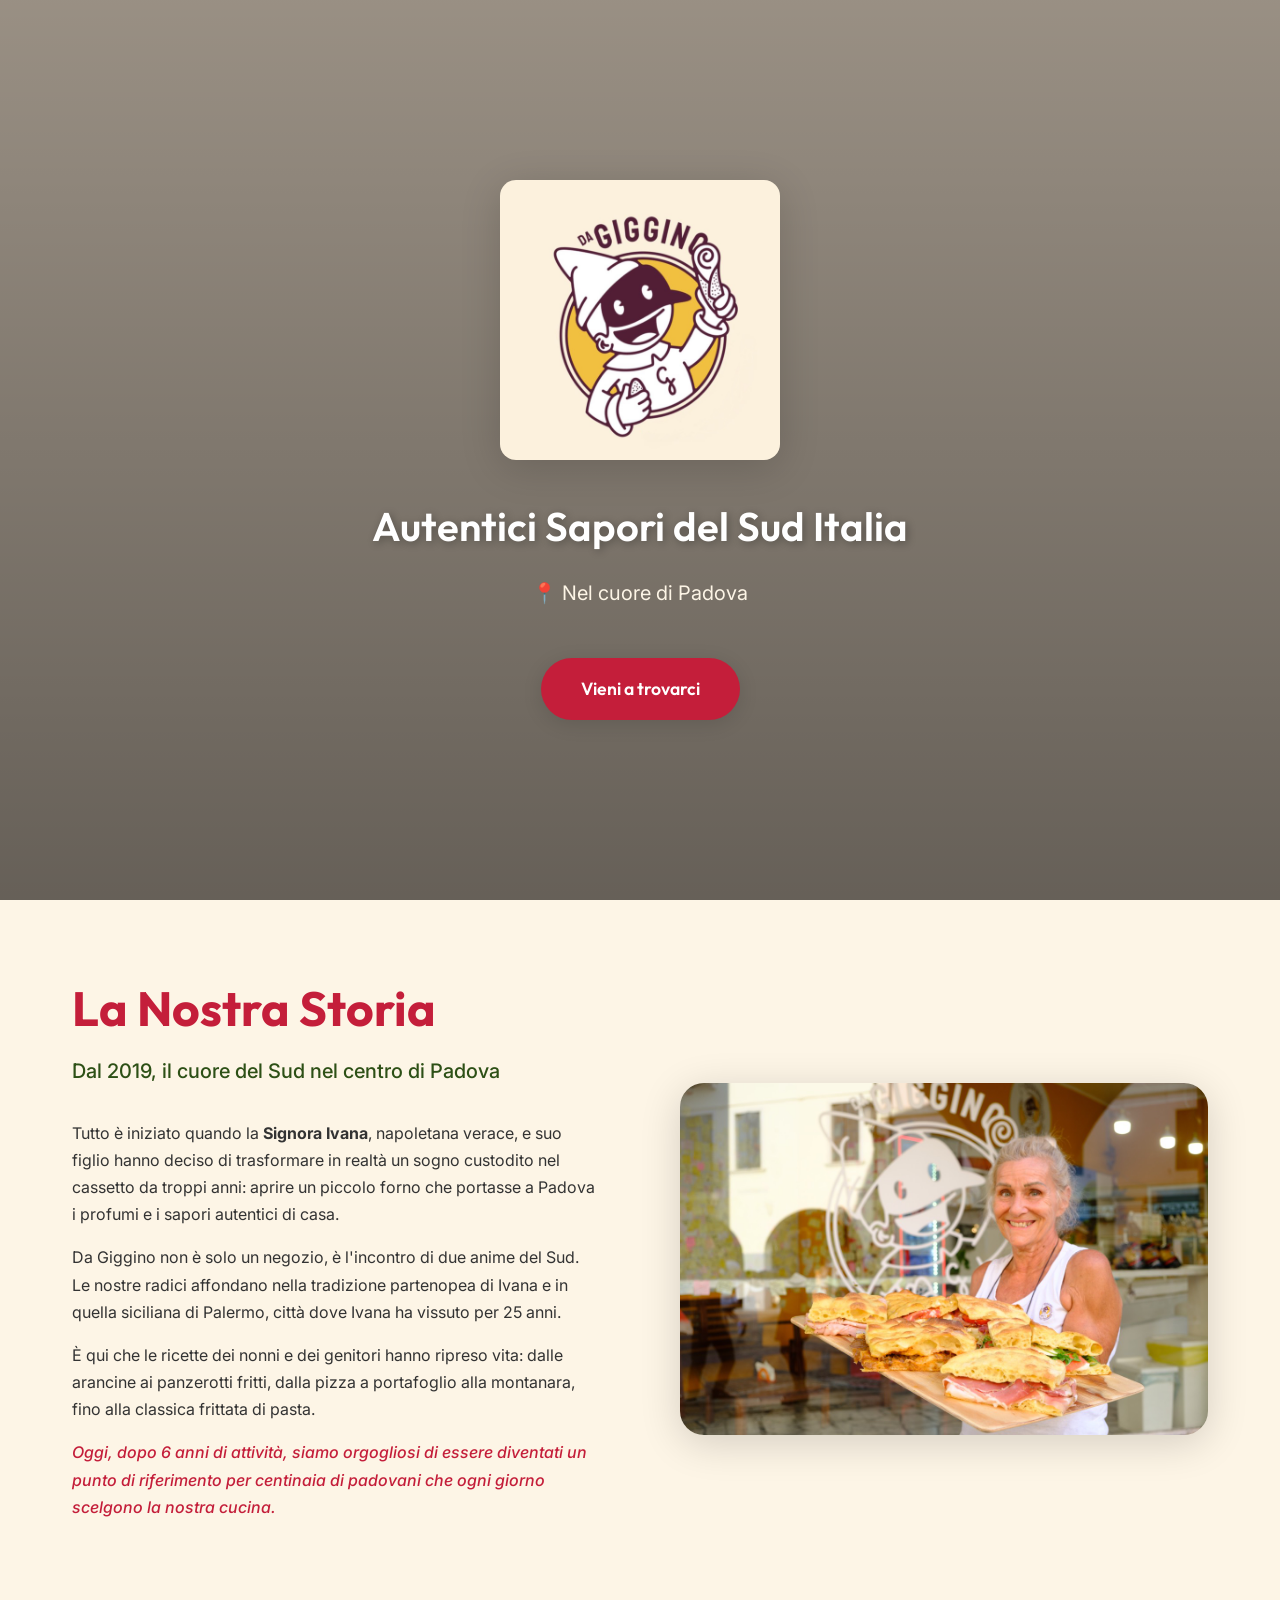
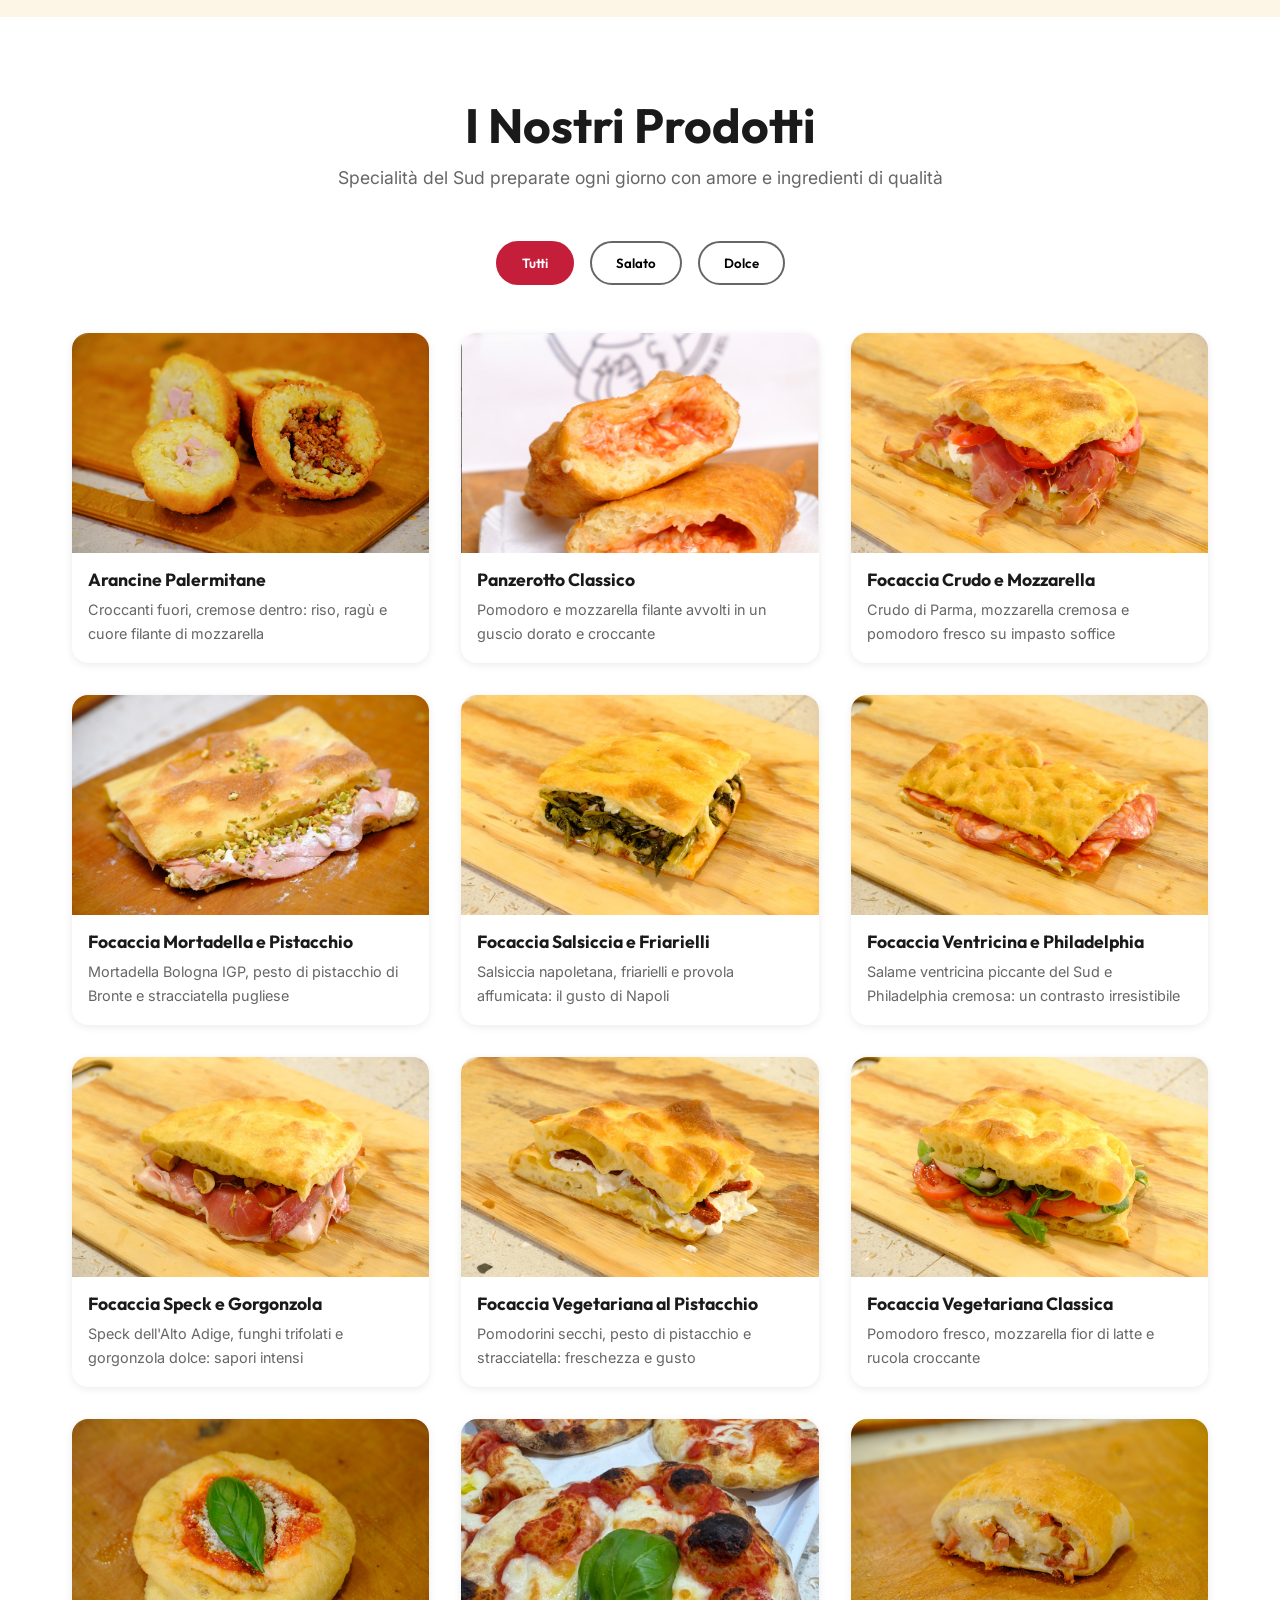
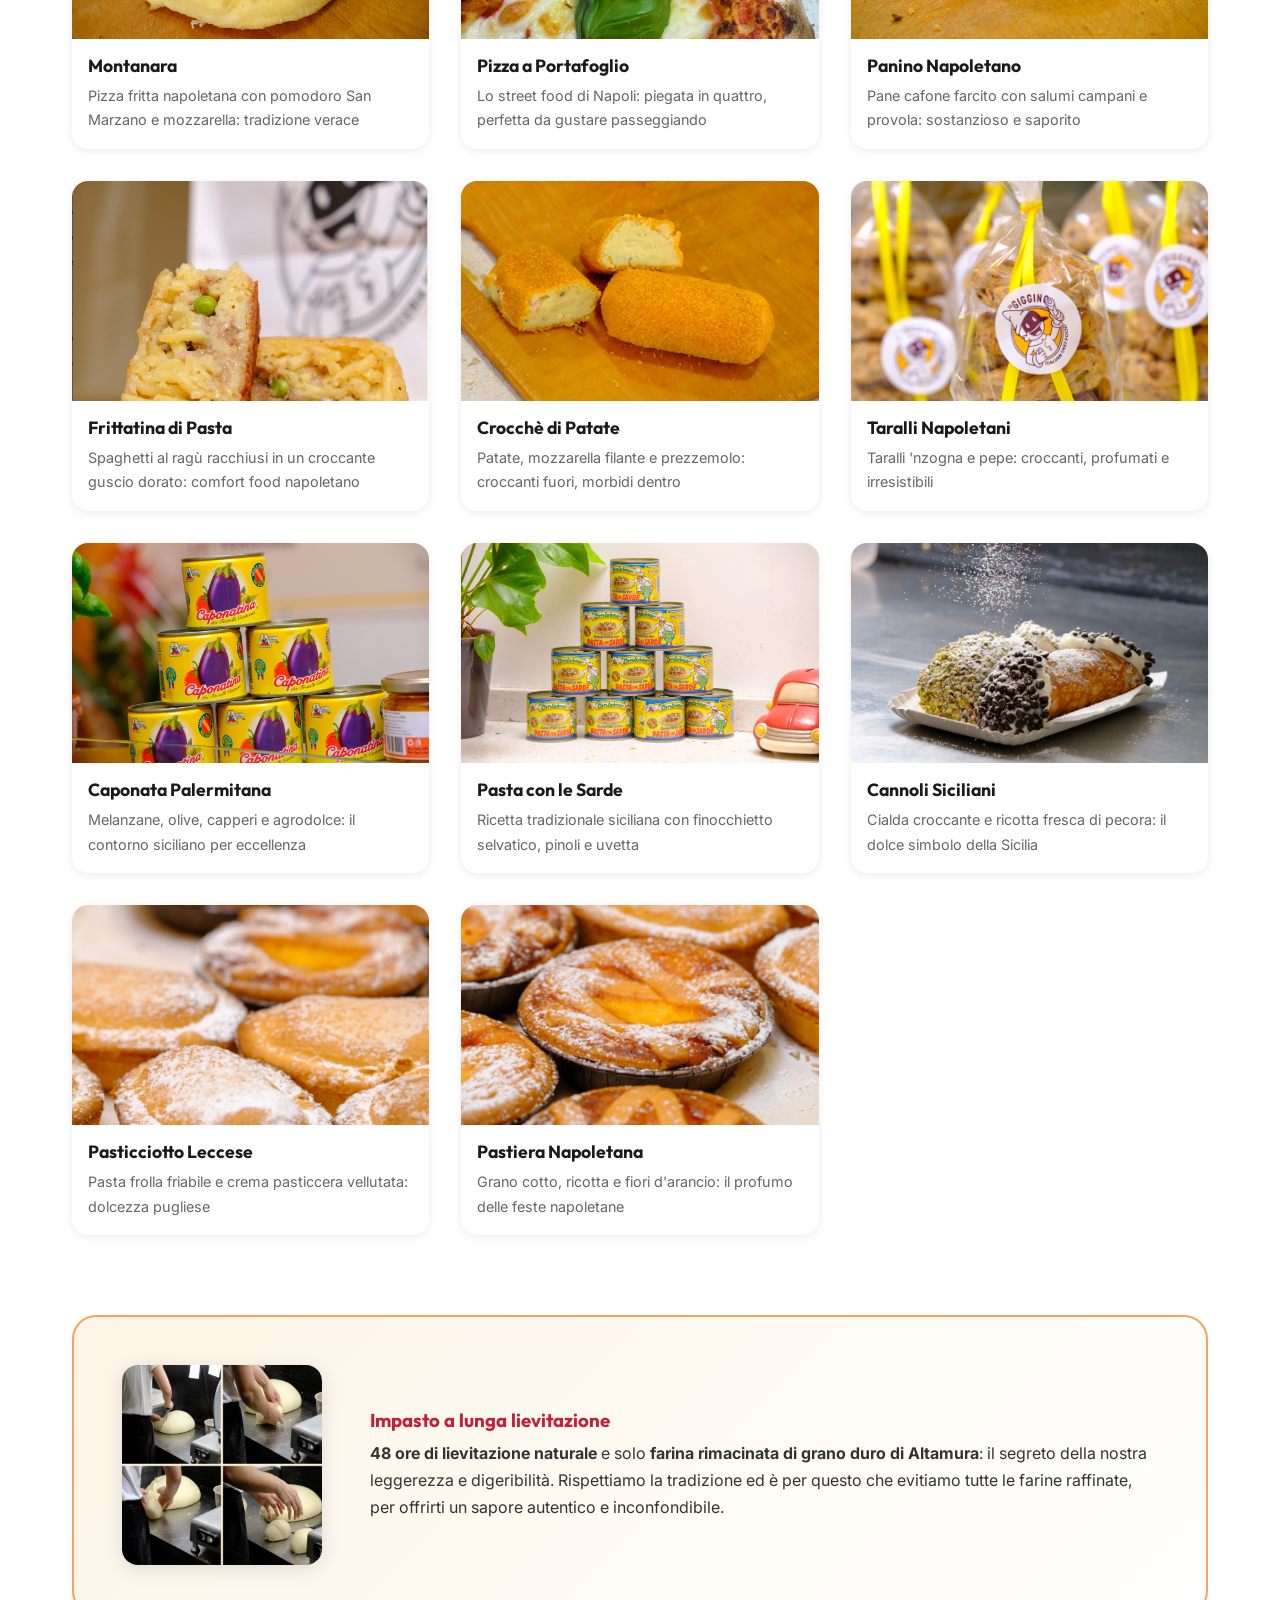
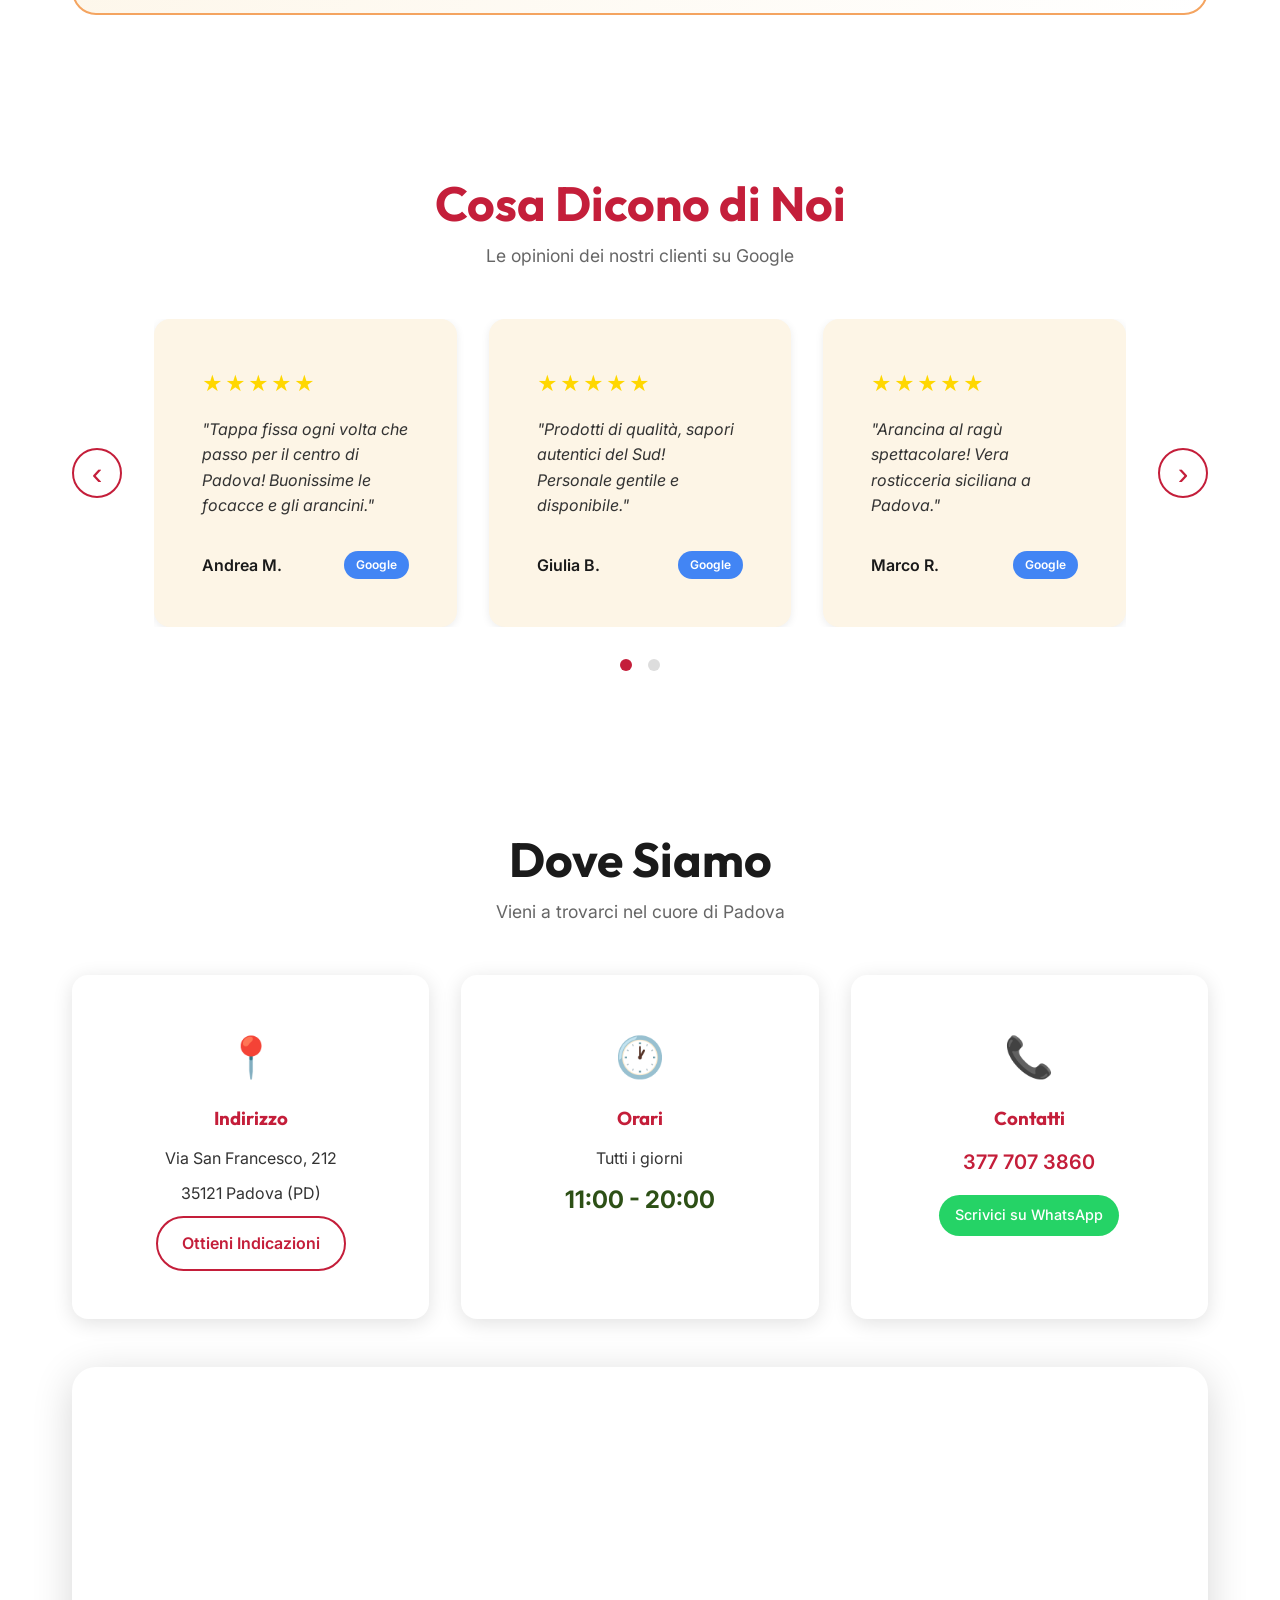
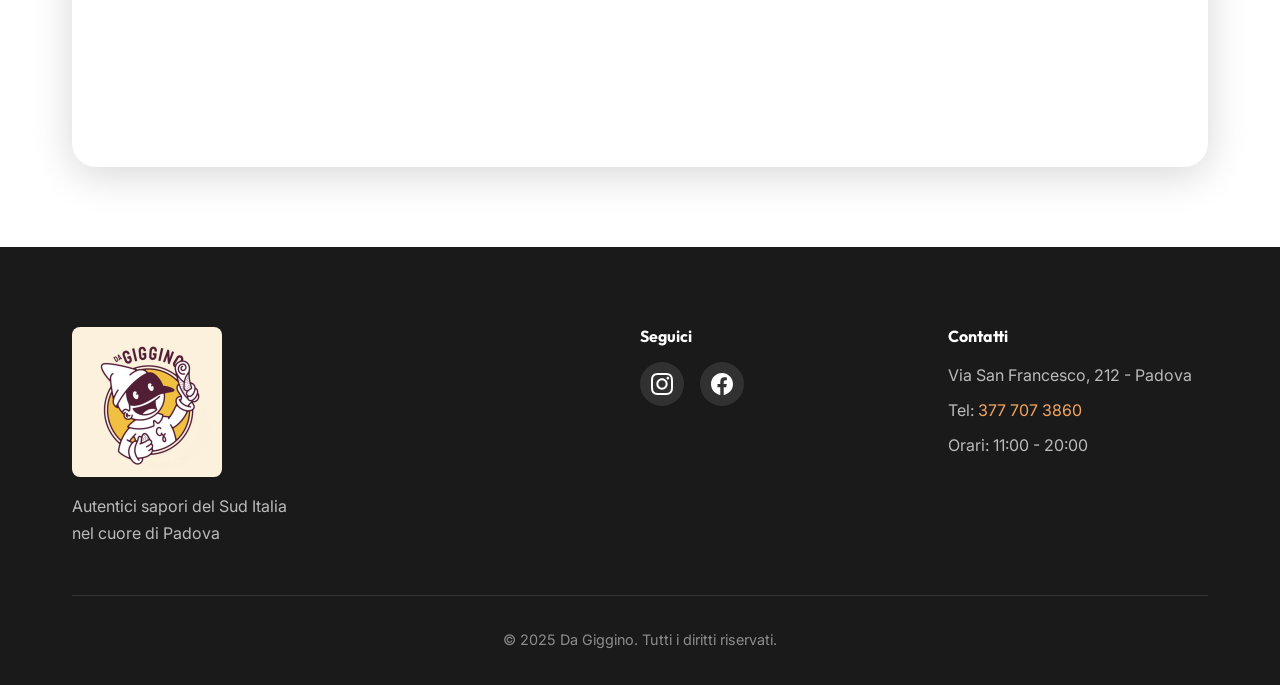
<file: index.html>
<!DOCTYPE html>
<html lang="it">

<head>
    <!-- Google tag (gtag.js) -->
    <script async src="https://www.googletagmanager.com/gtag/js?id=G-4QTFVHY05W"></script>
    <script>
        window.dataLayer = window.dataLayer || [];
        function gtag() { dataLayer.push(arguments); }
        gtag('js', new Date());
        gtag('config', 'G-4QTFVHY05W');
    </script>

    <meta charset="UTF-8">
    <meta name="viewport" content="width=device-width, initial-scale=1.0">
    <meta name="description"
        content="Da Giggino - Autentici sapori del Sud Italia nel cuore di Padova. Arancine, focacce, panzerotti, pizza napoletana e dolci siciliani. Via San Francesco 212, Padova.">
    <meta name="keywords"
        content="Da Giggino, Padova, cibo napoletano, cibo siciliano, arancine, focacce, panzerotti, pizza portafoglio, street food italiano">
    <meta name="author" content="Da Giggino">

    <!-- Open Graph -->
    <meta property="og:title" content="Da Giggino - Sapori del Sud a Padova">
    <meta property="og:description"
        content="Autentici sapori del Sud Italia nel cuore di Padova. Arancine, focacce, panzerotti e dolci siciliani.">
    <meta property="og:image" content="DA GIGGINO LOGO.jpg">
    <meta property="og:url" content="https://www.dagiggino.com">
    <meta property="og:type" content="restaurant">

    <title>Da Giggino - Sapori del Sud a Padova | Arancine, Focacce, Pizza Napoletana</title>

    <link rel="preconnect" href="https://fonts.googleapis.com">
    <link rel="preconnect" href="https://fonts.gstatic.com" crossorigin>
    <link
        href="https://fonts.googleapis.com/css2?family=Inter:wght@400;500;600&family=Outfit:wght@500;600;700;800&display=swap"
        rel="stylesheet">

    <link rel="stylesheet" href="styles.css">

    <!-- Schema.org LocalBusiness -->
    <script type="application/ld+json">
    {
        "@context": "https://schema.org",
        "@type": "Restaurant",
        "name": "Da Giggino",
        "image": "https://www.dagiggino.com/DA GIGGINO LOGO.jpg",
        "url": "https://www.dagiggino.com",
        "telephone": "+393777073860",
        "address": {
            "@type": "PostalAddress",
            "streetAddress": "Via San Francesco, 212",
            "addressLocality": "Padova",
            "addressRegion": "PD",
            "postalCode": "35121",
            "addressCountry": "IT"
        },
        "geo": {
            "@type": "GeoCoordinates",
            "latitude": 45.4064,
            "longitude": 11.8768
        },
        "openingHoursSpecification": {
            "@type": "OpeningHoursSpecification",
            "dayOfWeek": ["Monday", "Tuesday", "Wednesday", "Thursday", "Friday", "Saturday", "Sunday"],
            "opens": "11:00",
            "closes": "20:00"
        },
        "servesCuisine": ["Italian", "Neapolitan", "Sicilian"],
        "priceRange": "€",
        "sameAs": [
            "https://www.instagram.com/dagiggino/",
            "https://www.facebook.com/dagigginopadova/"
        ]
    }
    </script>
</head>

<body>
    <!-- Hero Section -->
    <header class="hero" id="home">
        <div class="hero-overlay"></div>
        <div class="hero-content">
            <img src="DA GIGGINO LOGO.jpg" alt="Da Giggino Logo" class="hero-logo">
            <p class="hero-tagline">Autentici Sapori del Sud Italia</p>
            <p class="hero-location">📍 Nel cuore di Padova</p>
            <a href="#dove-siamo" class="btn-primary">Vieni a trovarci</a>
        </div>
    </header>

    <!-- Navigation -->
    <nav class="navbar" id="navbar">
        <div class="nav-container">
            <a href="#home" class="nav-logo">Da Giggino</a>
            <ul class="nav-menu">
                <li><a href="#chi-siamo">Chi Siamo</a></li>
                <li><a href="#prodotti">I Nostri Prodotti</a></li>
                <li><a href="#dove-siamo">Dove Siamo</a></li>
            </ul>
            <button class="nav-toggle" aria-label="Toggle menu">
                <span></span>
                <span></span>
                <span></span>
            </button>
        </div>
    </nav>

    <!-- Chi Siamo Section -->
    <section class="chi-siamo" id="chi-siamo">
        <div class="container">
            <div class="chi-siamo-content">
                <div class="chi-siamo-text">
                    <h2>La Nostra Storia</h2>
                    <p class="lead">Dal 2019, il cuore del Sud nel centro di Padova</p>
                    <p>Tutto è iniziato quando la <strong>Signora Ivana</strong>, napoletana verace, e suo figlio hanno
                        deciso di trasformare in realtà un sogno custodito nel cassetto da troppi anni: aprire un
                        piccolo forno che portasse a Padova i profumi e i sapori autentici di casa.</p>
                    <p>Da Giggino non è solo un negozio, è l'incontro di due anime del Sud. Le nostre radici affondano
                        nella tradizione partenopea di Ivana e in quella siciliana di Palermo, città dove Ivana ha
                        vissuto per 25 anni.</p>
                    <p>È qui che le ricette dei nonni e dei genitori hanno ripreso vita: dalle arancine ai panzerotti
                        fritti, dalla pizza a portafoglio alla montanara, fino alla classica frittata di pasta.</p>
                    <p class="highlight">Oggi, dopo 6 anni di attività, siamo orgogliosi di essere diventati un punto di
                        riferimento per centinaia di padovani che ogni giorno scelgono la nostra cucina.</p>
                </div>
                <div class="chi-siamo-image">
                    <img src="Signora Ivana proprietaria.jpg" alt="Signora Ivana con le specialità di Da Giggino">
                </div>
            </div>
        </div>
    </section>

    <!-- Prodotti Section -->
    <section class="prodotti" id="prodotti">
        <div class="container">
            <h2>I Nostri Prodotti</h2>
            <p class="section-subtitle">Specialità del Sud preparate ogni giorno con amore e ingredienti di qualità</p>

            <div class="prodotti-categories">
                <button class="category-btn active" data-category="all">Tutti</button>
                <button class="category-btn" data-category="salato">Salato</button>
                <button class="category-btn" data-category="dolce">Dolce</button>
            </div>

            <div class="prodotti-grid">
                <!-- Salati -->
                <div class="prodotto-card" data-category="salato">
                    <div class="prodotto-image">
                        <img src="Arancine palermitane.jpg" alt="Arancine Palermitane" loading="lazy">
                    </div>
                    <h3>Arancine Palermitane</h3>
                    <p>Croccanti fuori, cremose dentro: riso, ragù e cuore filante di mozzarella</p>
                </div>

                <div class="prodotto-card" data-category="salato">
                    <div class="prodotto-image">
                        <img src="Panzerotto classico pomodoro e mozzarella.jpg" alt="Panzerotto Classico"
                            loading="lazy">
                    </div>
                    <h3>Panzerotto Classico</h3>
                    <p>Pomodoro e mozzarella filante avvolti in un guscio dorato e croccante</p>
                </div>

                <div class="prodotto-card" data-category="salato">
                    <div class="prodotto-image">
                        <img src="Focaccia crudo mozzarella e pomodoro.jpg" alt="Focaccia Crudo Mozzarella e Pomodoro"
                            loading="lazy">
                    </div>
                    <h3>Focaccia Crudo e Mozzarella</h3>
                    <p>Crudo di Parma, mozzarella cremosa e pomodoro fresco su impasto soffice</p>
                </div>

                <div class="prodotto-card" data-category="salato">
                    <div class="prodotto-image">
                        <img src="Focaccia mortadella pesto di pistacchio e stracciatella.jpg"
                            alt="Focaccia Mortadella Pistacchio e Stracciatella" loading="lazy">
                    </div>
                    <h3>Focaccia Mortadella e Pistacchio</h3>
                    <p>Mortadella Bologna IGP, pesto di pistacchio di Bronte e stracciatella pugliese</p>
                </div>

                <div class="prodotto-card" data-category="salato">
                    <div class="prodotto-image">
                        <img src="Focaccia salsiccia friarelli e provola.jpg"
                            alt="Focaccia Salsiccia Friarielli e Provola" loading="lazy">
                    </div>
                    <h3>Focaccia Salsiccia e Friarielli</h3>
                    <p>Salsiccia napoletana, friarielli e provola affumicata: il gusto di Napoli</p>
                </div>

                <div class="prodotto-card" data-category="salato">
                    <div class="prodotto-image">
                        <img src="Focaccia salame ventricina e philadelphia.jpg"
                            alt="Focaccia Salame Ventricina e Philadelphia" loading="lazy">
                    </div>
                    <h3>Focaccia Ventricina e Philadelphia</h3>
                    <p>Salame ventricina piccante del Sud e Philadelphia cremosa: un contrasto irresistibile</p>
                </div>

                <div class="prodotto-card" data-category="salato">
                    <div class="prodotto-image">
                        <img src="Focaccia speck funghi e gorgonzola.jpg" alt="Focaccia Speck Funghi e Gorgonzola"
                            loading="lazy">
                    </div>
                    <h3>Focaccia Speck e Gorgonzola</h3>
                    <p>Speck dell'Alto Adige, funghi trifolati e gorgonzola dolce: sapori intensi</p>
                </div>

                <div class="prodotto-card" data-category="salato">
                    <div class="prodotto-image">
                        <img src="Focaccia Vegetariana - Pomodorini secchi pesto di pistacchio e stracciatella.jpg"
                            alt="Focaccia Vegetariana Pistacchio" loading="lazy">
                    </div>
                    <h3>Focaccia Vegetariana al Pistacchio</h3>
                    <p>Pomodorini secchi, pesto di pistacchio e stracciatella: freschezza e gusto</p>
                </div>

                <div class="prodotto-card" data-category="salato">
                    <div class="prodotto-image">
                        <img src="Focaccia Vegetariana - Pomodoro mozzarella e rucola.jpg"
                            alt="Focaccia Vegetariana Classica" loading="lazy">
                    </div>
                    <h3>Focaccia Vegetariana Classica</h3>
                    <p>Pomodoro fresco, mozzarella fior di latte e rucola croccante</p>
                </div>

                <div class="prodotto-card" data-category="salato">
                    <div class="prodotto-image">
                        <img src="Montanara.jpg" alt="Montanara Napoletana" loading="lazy">
                    </div>
                    <h3>Montanara</h3>
                    <p>Pizza fritta napoletana con pomodoro San Marzano e mozzarella: tradizione verace</p>
                </div>

                <div class="prodotto-card" data-category="salato">
                    <div class="prodotto-image">
                        <img src="Pizza portafoglio napoletana .jpg" alt="Pizza a Portafoglio" loading="lazy">
                    </div>
                    <h3>Pizza a Portafoglio</h3>
                    <p>Lo street food di Napoli: piegata in quattro, perfetta da gustare passeggiando</p>
                </div>

                <div class="prodotto-card" data-category="salato">
                    <div class="prodotto-image">
                        <img src="Panino napoletano.jpg" alt="Panino Napoletano" loading="lazy">
                    </div>
                    <h3>Panino Napoletano</h3>
                    <p>Pane cafone farcito con salumi campani e provola: sostanzioso e saporito</p>
                </div>

                <div class="prodotto-card" data-category="salato">
                    <div class="prodotto-image">
                        <img src="Frittatina di pasta.jpg" alt="Frittatina di Pasta" loading="lazy">
                    </div>
                    <h3>Frittatina di Pasta</h3>
                    <p>Spaghetti al ragù racchiusi in un croccante guscio dorato: comfort food napoletano</p>
                </div>

                <div class="prodotto-card" data-category="salato">
                    <div class="prodotto-image">
                        <img src="Crocche di patate.jpg" alt="Crocche di Patate" loading="lazy">
                    </div>
                    <h3>Crocchè di Patate</h3>
                    <p>Patate, mozzarella filante e prezzemolo: croccanti fuori, morbidi dentro</p>
                </div>

                <div class="prodotto-card" data-category="salato">
                    <div class="prodotto-image">
                        <img src="Taralli classici napoletani.jpg" alt="Taralli Napoletani" loading="lazy">
                    </div>
                    <h3>Taralli Napoletani</h3>
                    <p>Taralli 'nzogna e pepe: croccanti, profumati e irresistibili</p>
                </div>

                <div class="prodotto-card" data-category="salato">
                    <div class="prodotto-image">
                        <img src="Caponata palermitana.jpg" alt="Caponata Palermitana" loading="lazy">
                    </div>
                    <h3>Caponata Palermitana</h3>
                    <p>Melanzane, olive, capperi e agrodolce: il contorno siciliano per eccellenza</p>
                </div>

                <div class="prodotto-card" data-category="salato">
                    <div class="prodotto-image">
                        <img src="Pasta con le sarde - Contorno.jpg" alt="Pasta con le Sarde" loading="lazy">
                    </div>
                    <h3>Pasta con le Sarde</h3>
                    <p>Ricetta tradizionale siciliana con finocchietto selvatico, pinoli e uvetta</p>
                </div>

                <!-- Dolci -->
                <div class="prodotto-card" data-category="dolce">
                    <div class="prodotto-image">
                        <img src="Cannoli Siciliani.jpg" alt="Cannoli Siciliani" loading="lazy">
                    </div>
                    <h3>Cannoli Siciliani</h3>
                    <p>Cialda croccante e ricotta fresca di pecora: il dolce simbolo della Sicilia</p>
                </div>

                <div class="prodotto-card" data-category="dolce">
                    <div class="prodotto-image">
                        <img src="Pasticciotto leccese.jpg" alt="Pasticciotto Leccese" loading="lazy">
                    </div>
                    <h3>Pasticciotto Leccese</h3>
                    <p>Pasta frolla friabile e crema pasticcera vellutata: dolcezza pugliese</p>
                </div>

                <div class="prodotto-card" data-category="dolce">
                    <div class="prodotto-image">
                        <img src="Pastierina napoletana.jpg" alt="Pastiera Napoletana" loading="lazy">
                    </div>
                    <h3>Pastiera Napoletana</h3>
                    <p>Grano cotto, ricotta e fiori d'arancio: il profumo delle feste napoletane</p>
                </div>
            </div>

            <div class="impasto-highlight">
                <div class="impasto-image">
                    <img src="Impasto 48h.jpg" alt="Impasto lievitato 48 ore con farina di Altamura" loading="lazy">
                </div>
                <div class="impasto-text">
                    <h3>Impasto a lunga lievitazione</h3>
                    <p><strong>48 ore di lievitazione naturale</strong> e solo <strong>farina rimacinata di grano duro
                            di Altamura</strong>:
                        il segreto della nostra leggerezza e digeribilità. Rispettiamo la tradizione ed è per questo che
                        evitiamo tutte le farine raffinate, per offrirti un sapore autentico e inconfondibile.</p>
                </div>
            </div>
        </div>
    </section>

    <!-- Recensioni Section -->
    <section class="recensioni" id="recensioni">
        <div class="container">
            <h2>Cosa Dicono di Noi</h2>
            <p class="section-subtitle">Le opinioni dei nostri clienti su Google</p>

            <div class="recensioni-carousel">
                <button class="carousel-btn prev" aria-label="Recensioni precedenti">‹</button>

                <div class="recensioni-wrapper">
                    <div class="recensioni-track">
                        <!-- Pagina 1 -->
                        <div class="recensioni-page active">
                            <div class="recensione-card">
                                <div class="stelle">★★★★★</div>
                                <p class="recensione-text">"Tappa fissa ogni volta che passo per il centro di Padova!
                                    Buonissime le focacce e gli arancini."</p>
                                <div class="recensione-author">
                                    <span class="author-name">Andrea M.</span>
                                    <span class="google-badge">Google</span>
                                </div>
                            </div>
                            <div class="recensione-card">
                                <div class="stelle">★★★★★</div>
                                <p class="recensione-text">"Prodotti di qualità, sapori autentici del Sud! Personale
                                    gentile e disponibile."</p>
                                <div class="recensione-author">
                                    <span class="author-name">Giulia B.</span>
                                    <span class="google-badge">Google</span>
                                </div>
                            </div>
                            <div class="recensione-card">
                                <div class="stelle">★★★★★</div>
                                <p class="recensione-text">"Arancina al ragù spettacolare! Vera rosticceria siciliana a
                                    Padova."</p>
                                <div class="recensione-author">
                                    <span class="author-name">Marco R.</span>
                                    <span class="google-badge">Google</span>
                                </div>
                            </div>
                        </div>

                        <!-- Pagina 2 -->
                        <div class="recensioni-page">
                            <div class="recensione-card">
                                <div class="stelle">★★★★★</div>
                                <p class="recensione-text">"Tutto ottimo, dalle focacce alla pizza a portafoglio. Prezzi
                                    onesti e qualità alta."</p>
                                <div class="recensione-author">
                                    <span class="author-name">Lucia G.</span>
                                    <span class="google-badge">Google</span>
                                </div>
                            </div>
                            <div class="recensione-card">
                                <div class="stelle">★★★★★</div>
                                <p class="recensione-text">"Ottimo cibo di strada del Sud. Locale pulito e titolare
                                    simpaticissima. Consigliatissimo!"</p>
                                <div class="recensione-author">
                                    <span class="author-name">Claudio B.</span>
                                    <span class="google-badge">Google</span>
                                </div>
                            </div>
                            <div class="recensione-card">
                                <div class="stelle">★★★★★</div>
                                <p class="recensione-text">"Le focacce sono divine e anche i dolci meritano. Ottima
                                    qualità degli ingredienti. Bravi!"</p>
                                <div class="recensione-author">
                                    <span class="author-name">Valentina S.</span>
                                    <span class="google-badge">Google</span>
                                </div>
                            </div>
                        </div>
                    </div>
                </div>

                <button class="carousel-btn next" aria-label="Recensioni successive">›</button>
            </div>

            <div class="carousel-dots">
                <span class="dot active"></span>
                <span class="dot"></span>
            </div>
        </div>
    </section>

    <!-- Dove Siamo Section -->
    <section class="dove-siamo" id="dove-siamo">
        <div class="container">
            <h2>Dove Siamo</h2>
            <p class="section-subtitle">Vieni a trovarci nel cuore di Padova</p>

            <div class="dove-siamo-content">
                <div class="info-cards">
                    <div class="info-card">
                        <div class="info-icon">📍</div>
                        <h3>Indirizzo</h3>
                        <p>Via San Francesco, 212</p>
                        <p>35121 Padova (PD)</p>
                        <a href="https://maps.google.com/?q=Via+San+Francesco+212+Padova" target="_blank" rel="noopener"
                            class="btn-secondary">Ottieni Indicazioni</a>
                    </div>

                    <div class="info-card">
                        <div class="info-icon">🕐</div>
                        <h3>Orari</h3>
                        <p>Tutti i giorni</p>
                        <p class="orari-time">11:00 - 20:00</p>
                    </div>

                    <div class="info-card">
                        <div class="info-icon">📞</div>
                        <h3>Contatti</h3>
                        <a href="tel:+393777073860" class="phone-link">377 707 3860</a>
                        <a href="https://wa.me/393777073860" target="_blank" rel="noopener" class="whatsapp-link">
                            <span>Scrivici su WhatsApp</span>
                        </a>
                    </div>
                </div>

                <div class="map-container">
                    <iframe
                        src="https://www.google.com/maps/embed?pb=!1m18!1m12!1m3!1d2800.0!2d11.8768!3d45.4064!2m3!1f0!2f0!3f0!3m2!1i1024!2i768!4f13.1!3m3!1m2!1s0x477eda5a9e2db4a1%3A0x0!2sVia%20San%20Francesco%2C%20212%2C%20Padova!5e0!3m2!1sit!2sit!4v1234567890"
                        width="100%" height="400" style="border:0;" allowfullscreen="" loading="lazy"
                        referrerpolicy="no-referrer-when-downgrade"
                        title="Mappa Da Giggino - Via San Francesco 212, Padova">
                    </iframe>
                </div>
            </div>
        </div>
    </section>

    <!-- Footer -->
    <footer class="footer">
        <div class="container">
            <div class="footer-content">
                <div class="footer-brand">
                    <img src="DA GIGGINO LOGO.jpg" alt="Da Giggino" class="footer-logo">
                    <p>Autentici sapori del Sud Italia<br>nel cuore di Padova</p>
                </div>

                <div class="footer-social">
                    <h4>Seguici</h4>
                    <div class="social-links">
                        <a href="https://www.instagram.com/dagiggino/" target="_blank" rel="noopener"
                            aria-label="Instagram">
                            <svg viewBox="0 0 24 24" fill="currentColor">
                                <path
                                    d="M12 2.163c3.204 0 3.584.012 4.85.07 3.252.148 4.771 1.691 4.919 4.919.058 1.265.069 1.645.069 4.849 0 3.205-.012 3.584-.069 4.849-.149 3.225-1.664 4.771-4.919 4.919-1.266.058-1.644.07-4.85.07-3.204 0-3.584-.012-4.849-.07-3.26-.149-4.771-1.699-4.919-4.92-.058-1.265-.07-1.644-.07-4.849 0-3.204.013-3.583.07-4.849.149-3.227 1.664-4.771 4.919-4.919 1.266-.057 1.645-.069 4.849-.069zm0-2.163c-3.259 0-3.667.014-4.947.072-4.358.2-6.78 2.618-6.98 6.98-.059 1.281-.073 1.689-.073 4.948 0 3.259.014 3.668.072 4.948.2 4.358 2.618 6.78 6.98 6.98 1.281.058 1.689.072 4.948.072 3.259 0 3.668-.014 4.948-.072 4.354-.2 6.782-2.618 6.979-6.98.059-1.28.073-1.689.073-4.948 0-3.259-.014-3.667-.072-4.947-.196-4.354-2.617-6.78-6.979-6.98-1.281-.059-1.69-.073-4.949-.073zm0 5.838c-3.403 0-6.162 2.759-6.162 6.162s2.759 6.163 6.162 6.163 6.162-2.759 6.162-6.163c0-3.403-2.759-6.162-6.162-6.162zm0 10.162c-2.209 0-4-1.79-4-4 0-2.209 1.791-4 4-4s4 1.791 4 4c0 2.21-1.791 4-4 4zm6.406-11.845c-.796 0-1.441.645-1.441 1.44s.645 1.44 1.441 1.44c.795 0 1.439-.645 1.439-1.44s-.644-1.44-1.439-1.44z" />
                            </svg>
                        </a>
                        <a href="https://www.facebook.com/dagigginopadova/" target="_blank" rel="noopener"
                            aria-label="Facebook">
                            <svg viewBox="0 0 24 24" fill="currentColor">
                                <path
                                    d="M24 12.073c0-6.627-5.373-12-12-12s-12 5.373-12 12c0 5.99 4.388 10.954 10.125 11.854v-8.385H7.078v-3.47h3.047V9.43c0-3.007 1.792-4.669 4.533-4.669 1.312 0 2.686.235 2.686.235v2.953H15.83c-1.491 0-1.956.925-1.956 1.874v2.25h3.328l-.532 3.47h-2.796v8.385C19.612 23.027 24 18.062 24 12.073z" />
                            </svg>
                        </a>
                    </div>
                </div>

                <div class="footer-info">
                    <h4>Contatti</h4>
                    <p>Via San Francesco, 212 - Padova</p>
                    <p>Tel: <a href="tel:+393777073860">377 707 3860</a></p>
                    <p>Orari: 11:00 - 20:00</p>
                </div>
            </div>

            <div class="footer-bottom">
                <p>&copy; 2025 Da Giggino. Tutti i diritti riservati.</p>
            </div>
        </div>
    </footer>

    <script>
        // Sticky navbar
        const navbar = document.getElementById('navbar');
        const hero = document.querySelector('.hero');

        window.addEventListener('scroll', () => {
            if (window.scrollY > hero.offsetHeight - 100) {
                navbar.classList.add('scrolled');
            } else {
                navbar.classList.remove('scrolled');
            }
        });

        // Mobile menu toggle
        const navToggle = document.querySelector('.nav-toggle');
        const navMenu = document.querySelector('.nav-menu');

        navToggle.addEventListener('click', () => {
            navMenu.classList.toggle('active');
            navToggle.classList.toggle('active');
        });

        // Close menu on link click
        document.querySelectorAll('.nav-menu a').forEach(link => {
            link.addEventListener('click', () => {
                navMenu.classList.remove('active');
                navToggle.classList.remove('active');
            });
        });

        // Product category filter
        const categoryBtns = document.querySelectorAll('.category-btn');
        const prodottoCards = document.querySelectorAll('.prodotto-card');

        categoryBtns.forEach(btn => {
            btn.addEventListener('click', () => {
                categoryBtns.forEach(b => b.classList.remove('active'));
                btn.classList.add('active');

                const category = btn.dataset.category;

                prodottoCards.forEach(card => {
                    if (category === 'all' || card.dataset.category === category) {
                        card.style.display = 'block';
                        setTimeout(() => card.style.opacity = '1', 10);
                    } else {
                        card.style.opacity = '0';
                        setTimeout(() => card.style.display = 'none', 300);
                    }
                });
            });
        });

        // Smooth scroll for anchor links
        document.querySelectorAll('a[href^="#"]').forEach(anchor => {
            anchor.addEventListener('click', function (e) {
                e.preventDefault();
                const target = document.querySelector(this.getAttribute('href'));
                if (target) {
                    target.scrollIntoView({
                        behavior: 'smooth',
                        block: 'start'
                    });
                }
            });
        });

        // Reviews Carousel
        const pages = document.querySelectorAll('.recensioni-page');
        const dots = document.querySelectorAll('.carousel-dots .dot');
        const prevBtn = document.querySelector('.carousel-btn.prev');
        const nextBtn = document.querySelector('.carousel-btn.next');
        let currentPage = 0;

        function showPage(index) {
            pages.forEach((page, i) => {
                page.classList.toggle('active', i === index);
            });
            dots.forEach((dot, i) => {
                dot.classList.toggle('active', i === index);
            });
            currentPage = index;
        }

        prevBtn.addEventListener('click', () => {
            const newIndex = currentPage === 0 ? pages.length - 1 : currentPage - 1;
            showPage(newIndex);
        });

        nextBtn.addEventListener('click', () => {
            const newIndex = currentPage === pages.length - 1 ? 0 : currentPage + 1;
            showPage(newIndex);
        });

        dots.forEach((dot, i) => {
            dot.addEventListener('click', () => showPage(i));
        });
    </script>
</body>

</html>
</file>
<file: styles.css>
/* ===================================
   Da Giggino - Design System & Styles
   =================================== */

/* CSS Variables */
:root {
    /* Colors - Inspired by Southern Italian warmth */
    --color-primary: #C41E3A;
    /* Rosso italiano */
    --color-primary-dark: #A01830;
    --color-secondary: #2D5016;
    /* Verde oliva */
    --color-accent: #F4A460;
    /* Arancione caldo */
    --color-cream: #FDF5E6;
    /* Crema */
    --color-dark: #1A1A1A;
    --color-text: #333333;
    --color-text-light: #666666;
    --color-white: #FFFFFF;

    /* Gradients */
    --gradient-warm: linear-gradient(135deg, #C41E3A 0%, #F4A460 100%);
    --gradient-hero: linear-gradient(180deg, rgba(0, 0, 0, 0.4) 0%, rgba(0, 0, 0, 0.6) 100%);

    /* Typography */
    --font-heading: 'Outfit', sans-serif;
    --font-body: 'Inter', sans-serif;

    /* Spacing */
    --space-xs: 0.5rem;
    --space-sm: 1rem;
    --space-md: 2rem;
    --space-lg: 3rem;
    --space-xl: 5rem;

    /* Border Radius */
    --radius-sm: 8px;
    --radius-md: 16px;
    --radius-lg: 24px;
    --radius-full: 50px;

    /* Shadows */
    --shadow-sm: 0 2px 8px rgba(0, 0, 0, 0.08);
    --shadow-md: 0 4px 20px rgba(0, 0, 0, 0.12);
    --shadow-lg: 0 8px 40px rgba(0, 0, 0, 0.16);

    /* Transitions */
    --transition-fast: 0.2s ease;
    --transition-normal: 0.3s ease;
    --transition-slow: 0.5s ease;
}

/* Reset & Base */
*,
*::before,
*::after {
    margin: 0;
    padding: 0;
    box-sizing: border-box;
}

html {
    scroll-behavior: smooth;
}

body {
    font-family: var(--font-body);
    font-size: 16px;
    line-height: 1.7;
    color: var(--color-text);
    background-color: var(--color-white);
    overflow-x: hidden;
}

img {
    max-width: 100%;
    height: auto;
    display: block;
}

a {
    text-decoration: none;
    color: inherit;
    transition: var(--transition-fast);
}

h1,
h2,
h3,
h4 {
    font-family: var(--font-heading);
    font-weight: 700;
    line-height: 1.2;
    color: var(--color-dark);
}

.container {
    width: 100%;
    max-width: 1200px;
    margin: 0 auto;
    padding: 0 var(--space-md);
}

/* ===================================
   Hero Section
   =================================== */
.hero {
    position: relative;
    min-height: 100vh;
    display: flex;
    align-items: center;
    justify-content: center;
    background: url('Pattern.jpg') center/cover;
    text-align: center;
}

.hero-overlay {
    position: absolute;
    inset: 0;
    background: var(--gradient-hero);
}

.hero-content {
    position: relative;
    z-index: 1;
    padding: var(--space-md);
    animation: fadeInUp 1s ease;
}

.hero-logo {
    width: 280px;
    max-width: 80vw;
    margin: 0 auto var(--space-md);
    border-radius: var(--radius-md);
    box-shadow: var(--shadow-lg);
}

.hero-tagline {
    font-family: var(--font-heading);
    font-size: clamp(1.5rem, 4vw, 2.5rem);
    font-weight: 600;
    color: var(--color-white);
    margin-bottom: var(--space-sm);
    text-shadow: 2px 2px 8px rgba(0, 0, 0, 0.3);
}

.hero-location {
    font-size: 1.25rem;
    color: var(--color-cream);
    margin-bottom: var(--space-lg);
}

@keyframes fadeInUp {
    from {
        opacity: 0;
        transform: translateY(30px);
    }

    to {
        opacity: 1;
        transform: translateY(0);
    }
}

/* ===================================
   Buttons
   =================================== */
.btn-primary {
    display: inline-block;
    padding: 1rem 2.5rem;
    background: var(--color-primary);
    color: var(--color-white);
    font-family: var(--font-heading);
    font-size: 1.1rem;
    font-weight: 600;
    border-radius: var(--radius-full);
    box-shadow: var(--shadow-md);
    transition: var(--transition-normal);
}

.btn-primary:hover {
    background: var(--color-primary-dark);
    transform: translateY(-3px);
    box-shadow: var(--shadow-lg);
}

.btn-secondary {
    display: inline-block;
    padding: 0.75rem 1.5rem;
    background: transparent;
    color: var(--color-primary);
    font-weight: 600;
    border: 2px solid var(--color-primary);
    border-radius: var(--radius-full);
    transition: var(--transition-normal);
}

.btn-secondary:hover {
    background: var(--color-primary);
    color: var(--color-white);
}

/* ===================================
   Navigation
   =================================== */
.navbar {
    position: fixed;
    top: 0;
    left: 0;
    right: 0;
    z-index: 1000;
    padding: var(--space-sm) 0;
    transition: var(--transition-normal);
    transform: translateY(-100%);
}

.navbar.scrolled {
    transform: translateY(0);
    background: rgba(255, 255, 255, 0.98);
    backdrop-filter: blur(10px);
    box-shadow: var(--shadow-sm);
}

.nav-container {
    max-width: 1200px;
    margin: 0 auto;
    padding: 0 var(--space-md);
    display: flex;
    align-items: center;
    justify-content: space-between;
}

.nav-logo {
    font-family: var(--font-heading);
    font-size: 1.5rem;
    font-weight: 800;
    color: var(--color-primary);
}

.nav-menu {
    display: flex;
    list-style: none;
    gap: var(--space-md);
}

.nav-menu a {
    font-weight: 500;
    color: var(--color-text);
    padding: 0.5rem 0;
    position: relative;
}

.nav-menu a::after {
    content: '';
    position: absolute;
    bottom: 0;
    left: 0;
    width: 0;
    height: 2px;
    background: var(--color-primary);
    transition: var(--transition-fast);
}

.nav-menu a:hover::after {
    width: 100%;
}

.nav-toggle {
    display: none;
    flex-direction: column;
    gap: 5px;
    background: none;
    border: none;
    cursor: pointer;
    padding: 5px;
}

.nav-toggle span {
    display: block;
    width: 25px;
    height: 3px;
    background: var(--color-dark);
    border-radius: 2px;
    transition: var(--transition-fast);
}

/* ===================================
   Chi Siamo Section
   =================================== */
.chi-siamo {
    padding: var(--space-xl) 0;
    background: var(--color-cream);
}

.chi-siamo-content {
    display: grid;
    grid-template-columns: 1fr 1fr;
    gap: var(--space-xl);
    align-items: center;
}

.chi-siamo h2 {
    font-size: clamp(2rem, 5vw, 3rem);
    color: var(--color-primary);
    margin-bottom: var(--space-sm);
}

.chi-siamo .lead {
    font-size: 1.25rem;
    color: var(--color-secondary);
    font-weight: 500;
    margin-bottom: var(--space-md);
}

.chi-siamo-text p {
    margin-bottom: var(--space-sm);
}

.chi-siamo .highlight {
    font-weight: 500;
    color: var(--color-primary);
    font-style: italic;
}

.chi-siamo-image img {
    border-radius: var(--radius-lg);
    box-shadow: var(--shadow-lg);
    width: 100%;
    height: auto;
    object-fit: cover;
}

/* ===================================
   Recensioni Section
   =================================== */
.recensioni {
    padding: var(--space-xl) 0;
    background: var(--color-white);
}

.recensioni h2 {
    font-size: clamp(2rem, 5vw, 3rem);
    text-align: center;
    color: var(--color-primary);
    margin-bottom: var(--space-xs);
}

.recensioni .section-subtitle {
    color: var(--color-text-light);
}

.recensioni-carousel {
    display: flex;
    align-items: center;
    gap: var(--space-md);
    margin-top: var(--space-lg);
}

.recensioni-wrapper {
    flex: 1;
    overflow: hidden;
}

.recensioni-track {
    display: flex;
    transition: transform 0.5s ease;
}

.recensioni-page {
    display: none;
    gap: var(--space-md);
    min-width: 100%;
}

.recensioni-page.active {
    display: grid;
    grid-template-columns: repeat(3, 1fr);
}

.carousel-btn {
    flex-shrink: 0;
    width: 50px;
    height: 50px;
    border: 2px solid var(--color-primary);
    background: var(--color-white);
    color: var(--color-primary);
    font-size: 2rem;
    border-radius: 50%;
    cursor: pointer;
    transition: var(--transition-fast);
    display: flex;
    align-items: center;
    justify-content: center;
    line-height: 1;
}

.carousel-btn:hover {
    background: var(--color-primary);
    color: var(--color-white);
}

.carousel-dots {
    display: flex;
    justify-content: center;
    gap: var(--space-sm);
    margin-top: var(--space-md);
}

.dot {
    width: 12px;
    height: 12px;
    border-radius: 50%;
    background: #ddd;
    cursor: pointer;
    transition: var(--transition-fast);
}

.dot.active {
    background: var(--color-primary);
}

.recensione-card {
    background: var(--color-cream);
    padding: var(--space-lg);
    border-radius: var(--radius-md);
    box-shadow: var(--shadow-sm);
    transition: var(--transition-normal);
}

.recensione-card:hover {
    transform: translateY(-5px);
    box-shadow: var(--shadow-md);
}

.stelle {
    color: #FFD700;
    font-size: 1.25rem;
    letter-spacing: 2px;
    margin-bottom: var(--space-sm);
}

.recensione-text {
    font-style: italic;
    color: var(--color-text);
    line-height: 1.6;
    margin-bottom: var(--space-md);
}

.recensione-author {
    display: flex;
    justify-content: space-between;
    align-items: center;
}

.author-name {
    font-weight: 600;
    color: var(--color-dark);
}

.google-badge {
    display: inline-flex;
    align-items: center;
    padding: 0.25rem 0.75rem;
    background: #4285F4;
    color: white;
    font-size: 0.75rem;
    font-weight: 600;
    border-radius: var(--radius-full);
}

/* ===================================
   Prodotti Section
   =================================== */
.prodotti {
    padding: var(--space-xl) 0;
}

.prodotti h2 {
    font-size: clamp(2rem, 5vw, 3rem);
    text-align: center;
    margin-bottom: var(--space-xs);
}

.section-subtitle {
    text-align: center;
    color: var(--color-text-light);
    font-size: 1.1rem;
    margin-bottom: var(--space-lg);
}

.prodotti-categories {
    display: flex;
    justify-content: center;
    gap: var(--space-sm);
    margin-bottom: var(--space-lg);
    flex-wrap: wrap;
}

.category-btn {
    padding: 0.75rem 1.5rem;
    background: transparent;
    border: 2px solid var(--color-text-light);
    border-radius: var(--radius-full);
    font-family: var(--font-heading);
    font-weight: 600;
    cursor: pointer;
    transition: var(--transition-fast);
}

.category-btn:hover,
.category-btn.active {
    background: var(--color-primary);
    border-color: var(--color-primary);
    color: var(--color-white);
}

.prodotti-grid {
    display: grid;
    grid-template-columns: repeat(auto-fill, minmax(280px, 1fr));
    gap: var(--space-md);
}

.prodotto-card {
    background: var(--color-white);
    border-radius: var(--radius-md);
    overflow: hidden;
    box-shadow: var(--shadow-sm);
    transition: var(--transition-normal);
}

.prodotto-card:hover {
    transform: translateY(-8px);
    box-shadow: var(--shadow-lg);
}

.prodotto-image {
    position: relative;
    height: 220px;
    overflow: hidden;
}

.prodotto-image img {
    width: 100%;
    height: 100%;
    object-fit: cover;
    transition: var(--transition-slow);
}

.prodotto-card:hover .prodotto-image img {
    transform: scale(1.1);
}

.prodotto-card h3 {
    padding: var(--space-sm) var(--space-sm) 0;
    font-size: 1.1rem;
}

.prodotto-card p {
    padding: var(--space-xs) var(--space-sm) var(--space-sm);
    color: var(--color-text-light);
    font-size: 0.9rem;
}

/* Impasto Highlight */
.impasto-highlight {
    display: flex;
    align-items: center;
    gap: var(--space-lg);
    margin-top: var(--space-xl);
    padding: var(--space-lg);
    background: linear-gradient(135deg, var(--color-cream) 0%, #fff 100%);
    border-radius: var(--radius-lg);
    border: 2px solid var(--color-accent);
}

.impasto-image {
    flex: 0 0 200px;
}

.impasto-image img {
    border-radius: var(--radius-md);
    box-shadow: var(--shadow-md);
}

.impasto-text h3 {
    color: var(--color-primary);
    margin-bottom: var(--space-xs);
}

/* ===================================
   Dove Siamo Section
   =================================== */
.dove-siamo {
    padding: var(--space-xl) 0;
    background: url('Pattern.jpg') center/cover fixed;
    position: relative;
}

.dove-siamo::before {
    content: '';
    position: absolute;
    inset: 0;
    background: rgba(255, 255, 255, 0.95);
}

.dove-siamo .container {
    position: relative;
}

.dove-siamo h2 {
    font-size: clamp(2rem, 5vw, 3rem);
    text-align: center;
    margin-bottom: var(--space-xs);
}

.dove-siamo-content {
    display: grid;
    grid-template-columns: 1fr;
    gap: var(--space-lg);
}

.info-cards {
    display: grid;
    grid-template-columns: repeat(3, 1fr);
    gap: var(--space-md);
}

.info-card {
    background: var(--color-white);
    padding: var(--space-lg);
    border-radius: var(--radius-md);
    text-align: center;
    box-shadow: var(--shadow-md);
    transition: var(--transition-normal);
}

.info-card:hover {
    transform: translateY(-5px);
    box-shadow: var(--shadow-lg);
}

.info-icon {
    font-size: 2.5rem;
    margin-bottom: var(--space-sm);
}

.info-card h3 {
    color: var(--color-primary);
    margin-bottom: var(--space-sm);
}

.info-card p {
    margin-bottom: var(--space-xs);
}

.orari-time {
    font-size: 1.5rem;
    font-weight: 700;
    color: var(--color-secondary);
}

.phone-link {
    display: block;
    font-size: 1.25rem;
    font-weight: 600;
    color: var(--color-primary);
    margin-bottom: var(--space-sm);
}

.phone-link:hover {
    color: var(--color-primary-dark);
}

.whatsapp-link {
    display: inline-flex;
    align-items: center;
    gap: 0.5rem;
    padding: 0.5rem 1rem;
    background: #25D366;
    color: white;
    border-radius: var(--radius-full);
    font-weight: 500;
    font-size: 0.9rem;
}

.whatsapp-link:hover {
    background: #128C7E;
}

.map-container {
    border-radius: var(--radius-lg);
    overflow: hidden;
    box-shadow: var(--shadow-lg);
}

.map-container iframe {
    display: block;
}

/* ===================================
   Footer
   =================================== */
.footer {
    background: var(--color-dark);
    color: var(--color-white);
    padding: var(--space-xl) 0 var(--space-md);
}

.footer-content {
    display: grid;
    grid-template-columns: 2fr 1fr 1fr;
    gap: var(--space-lg);
    margin-bottom: var(--space-lg);
}

.footer-logo {
    width: 150px;
    border-radius: var(--radius-sm);
    margin-bottom: var(--space-sm);
}

.footer-brand p {
    color: rgba(255, 255, 255, 0.7);
}

.footer h4 {
    color: var(--color-white);
    margin-bottom: var(--space-sm);
}

.social-links {
    display: flex;
    gap: var(--space-sm);
}

.social-links a {
    display: flex;
    align-items: center;
    justify-content: center;
    width: 44px;
    height: 44px;
    background: rgba(255, 255, 255, 0.1);
    border-radius: 50%;
    transition: var(--transition-fast);
}

.social-links a:hover {
    background: var(--color-primary);
}

.social-links svg {
    width: 22px;
    height: 22px;
}

.footer-info p {
    color: rgba(255, 255, 255, 0.7);
    margin-bottom: var(--space-xs);
}

.footer-info a {
    color: var(--color-accent);
}

.footer-info a:hover {
    color: var(--color-white);
}

.footer-bottom {
    text-align: center;
    padding-top: var(--space-md);
    border-top: 1px solid rgba(255, 255, 255, 0.1);
}

.footer-bottom p {
    color: rgba(255, 255, 255, 0.5);
    font-size: 0.9rem;
}

/* ===================================
   Responsive Design
   =================================== */
@media (max-width: 992px) {
    .chi-siamo-content {
        grid-template-columns: 1fr;
    }

    .chi-siamo-image {
        order: -1;
    }

    .info-cards {
        grid-template-columns: 1fr;
    }

    .footer-content {
        grid-template-columns: 1fr;
        text-align: center;
    }

    .social-links {
        justify-content: center;
    }

    .impasto-highlight {
        flex-direction: column;
        text-align: center;
    }

    .impasto-image {
        flex: none;
        width: 100%;
        max-width: 300px;
    }

    .recensioni-page.active {
        grid-template-columns: 1fr;
    }

    .carousel-btn {
        width: 40px;
        height: 40px;
        font-size: 1.5rem;
    }
}

@media (max-width: 768px) {
    .nav-menu {
        position: fixed;
        top: 0;
        right: -100%;
        width: 80%;
        max-width: 300px;
        height: 100vh;
        background: var(--color-white);
        flex-direction: column;
        padding: var(--space-xl) var(--space-md);
        box-shadow: var(--shadow-lg);
        transition: var(--transition-normal);
    }

    .nav-menu.active {
        right: 0;
    }

    .nav-toggle {
        display: flex;
    }

    .nav-toggle.active span:nth-child(1) {
        transform: rotate(45deg) translate(6px, 6px);
    }

    .nav-toggle.active span:nth-child(2) {
        opacity: 0;
    }

    .nav-toggle.active span:nth-child(3) {
        transform: rotate(-45deg) translate(6px, -6px);
    }

    .hero-logo {
        width: 200px;
    }

    .prodotti-grid {
        grid-template-columns: repeat(auto-fill, minmax(240px, 1fr));
    }
}

@media (max-width: 480px) {
    :root {
        --space-xl: 3rem;
        --space-lg: 2rem;
    }

    .hero-tagline {
        font-size: 1.3rem;
    }

    .hero-location {
        font-size: 1rem;
    }

    .btn-primary {
        padding: 0.875rem 2rem;
        font-size: 1rem;
    }

    .prodotti-grid {
        grid-template-columns: 1fr;
    }

    .prodotto-image {
        height: 200px;
    }
}
</file>
